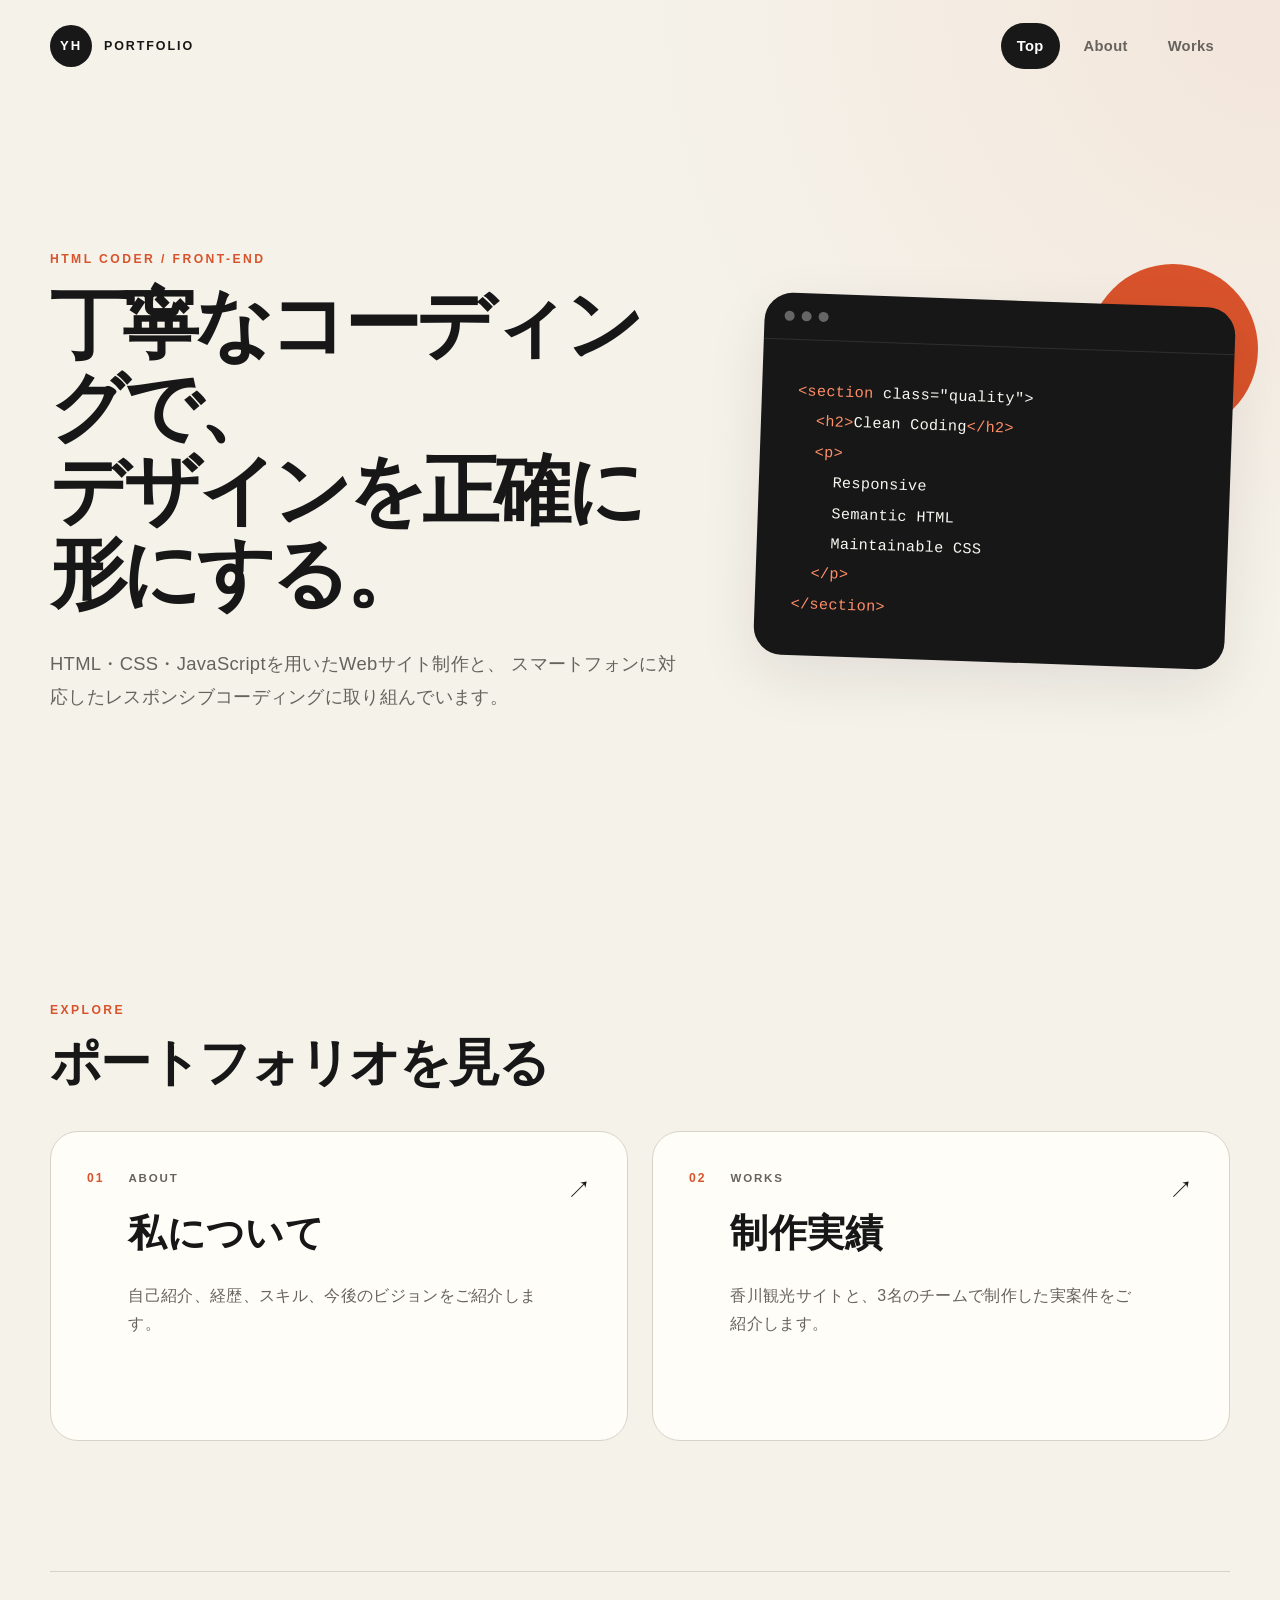
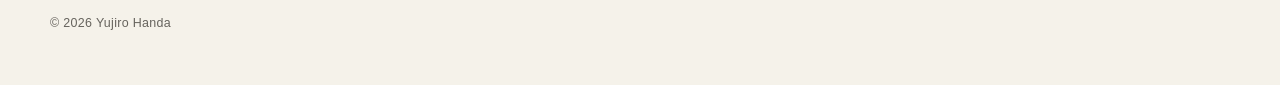
<file: index.html>
<!DOCTYPE html>
<html lang="ja">
<head>
  <meta charset="UTF-8">
  <meta name="viewport" content="width=device-width, initial-scale=1.0">
  <meta name="description" content="半田侑二朗のHTMLコーダーポートフォリオ。プロフィールと制作実績をご紹介します。">
  <title>YUJiro HANDA | Portfolio</title>
  <link rel="stylesheet" href="css/style.css">
  <script src="js/main.js" defer></script>
</head>
<body class="page-home">
  <header class="site-header">
    <a class="logo" href="index.html" aria-label="トップページへ">
      <span class="logo-mark">YH</span>
      <span class="logo-text">PORTFOLIO</span>
    </a>

    <button class="menu-button" type="button" aria-expanded="false" aria-controls="global-nav">
      <span></span><span></span><span></span>
      <span class="sr-only">メニューを開く</span>
    </button>

    <nav id="global-nav" class="global-nav" aria-label="メインナビゲーション">
      <a class="is-active" href="index.html">Top</a>
      <a href="about.html">About</a>
      <a href="works.html">Works</a>
    </nav>
  </header>

  <main>
    <section class="hero">
      <div class="hero-copy reveal">
        <p class="eyebrow">HTML CODER / FRONT-END</p>
        <h1>
          丁寧なコーディングで、<br>
          デザインを正確に形にする。
        </h1>
        <p class="hero-lead">
          HTML・CSS・JavaScriptを用いたWebサイト制作と、
          スマートフォンに対応したレスポンシブコーディングに取り組んでいます。
        </p>
      </div>

      <div class="hero-visual reveal" aria-hidden="true">
        <div class="code-window">
          <div class="window-bar">
            <span></span><span></span><span></span>
          </div>
          <pre><code><span>&lt;section</span> class="quality"&gt;
  <span>&lt;h2&gt;</span>Clean Coding<span>&lt;/h2&gt;</span>
  <span>&lt;p&gt;</span>
    Responsive
    Semantic HTML
    Maintainable CSS
  <span>&lt;/p&gt;</span>
<span>&lt;/section&gt;</span></code></pre>
        </div>
      </div>
    </section>

    <section class="gateway-section" aria-labelledby="gateway-title">
      <div class="section-heading reveal">
        <p class="eyebrow">EXPLORE</p>
        <h2 id="gateway-title">ポートフォリオを見る</h2>
      </div>

      <div class="gateway-grid">
        <a class="gateway-card reveal" href="about.html">
          <span class="gateway-number">01</span>
          <div>
            <p class="gateway-label">ABOUT</p>
            <h3>私について</h3>
            <p>自己紹介、経歴、スキル、今後のビジョンをご紹介します。</p>
          </div>
          <span class="arrow" aria-hidden="true">↗</span>
        </a>

        <a class="gateway-card reveal" href="works.html">
          <span class="gateway-number">02</span>
          <div>
            <p class="gateway-label">WORKS</p>
            <h3>制作実績</h3>
            <p>香川観光サイトと、3名のチームで制作した実案件をご紹介します。</p>
          </div>
          <span class="arrow" aria-hidden="true">↗</span>
        </a>
      </div>
    </section>
  </main>

  <footer class="site-footer">
    <p>© <span data-current-year></span> Yujiro Handa</p>
  </footer>
</body>
</html>
</file>
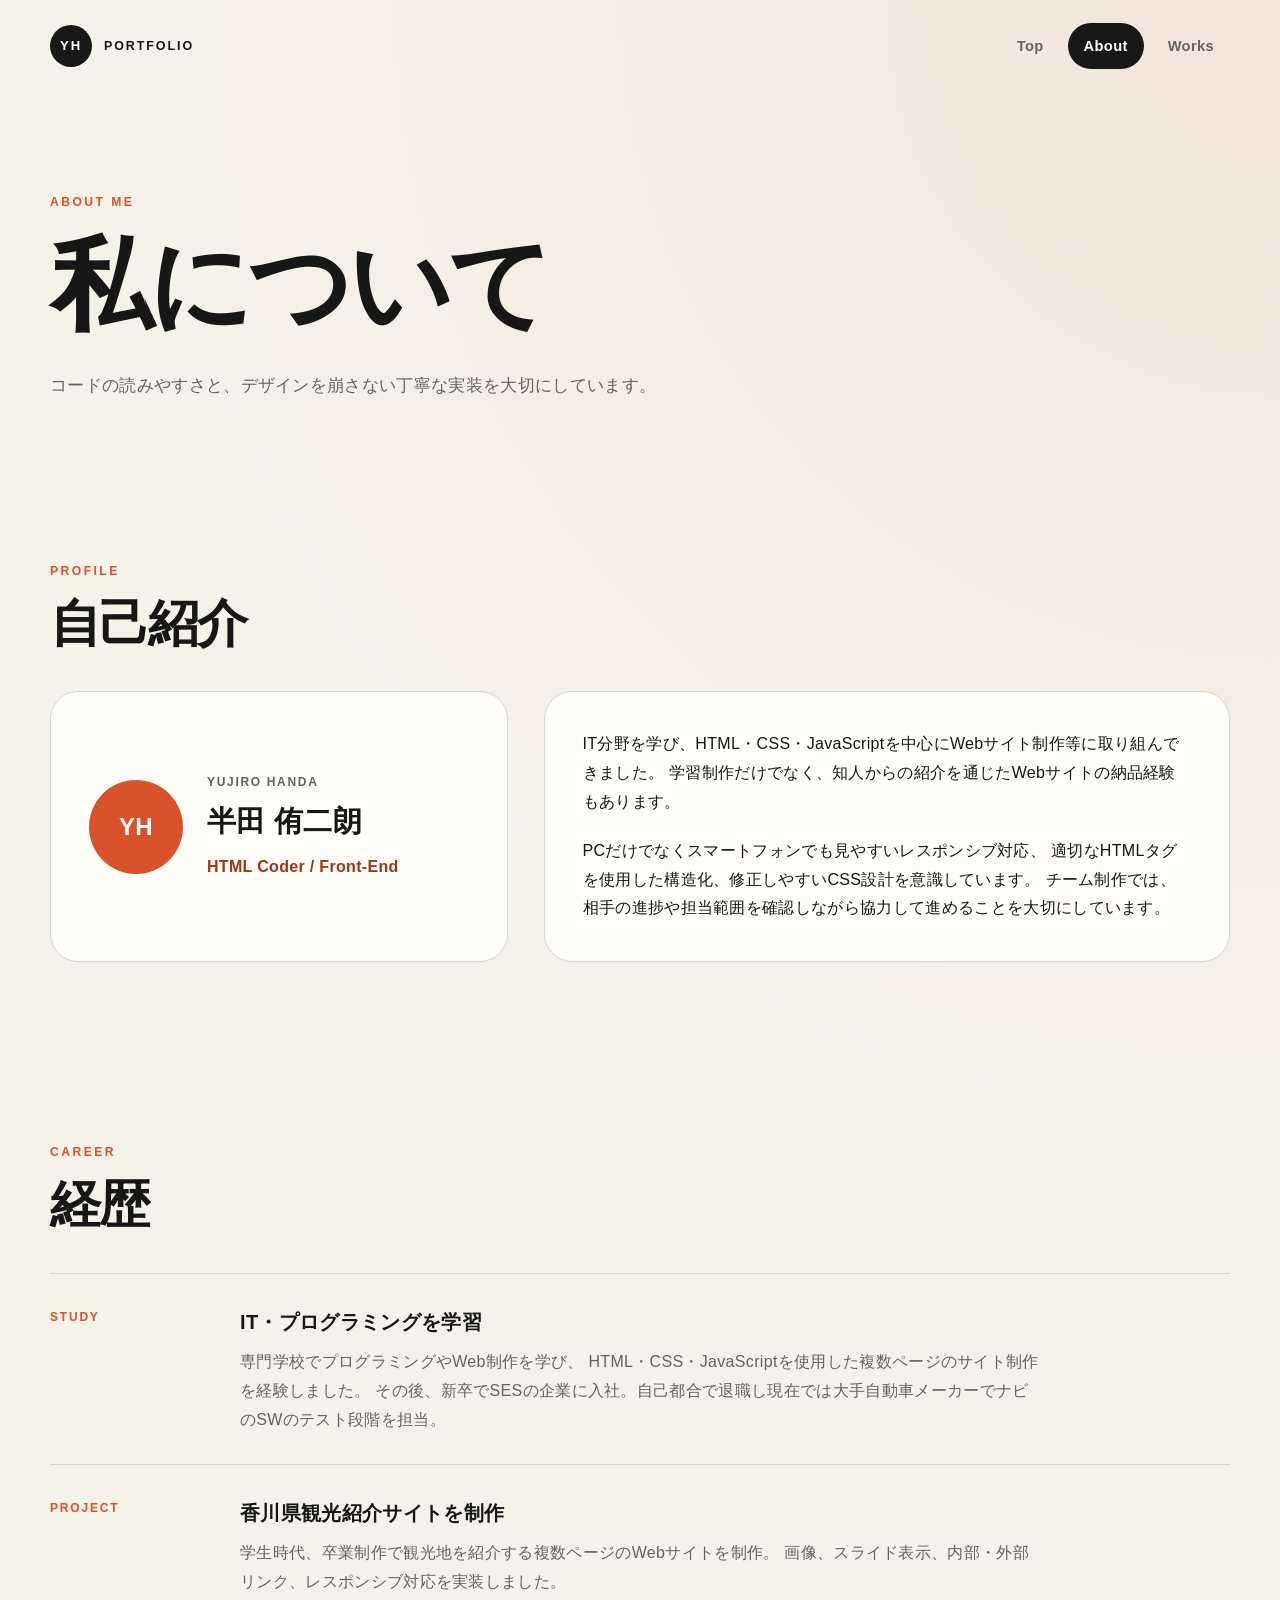
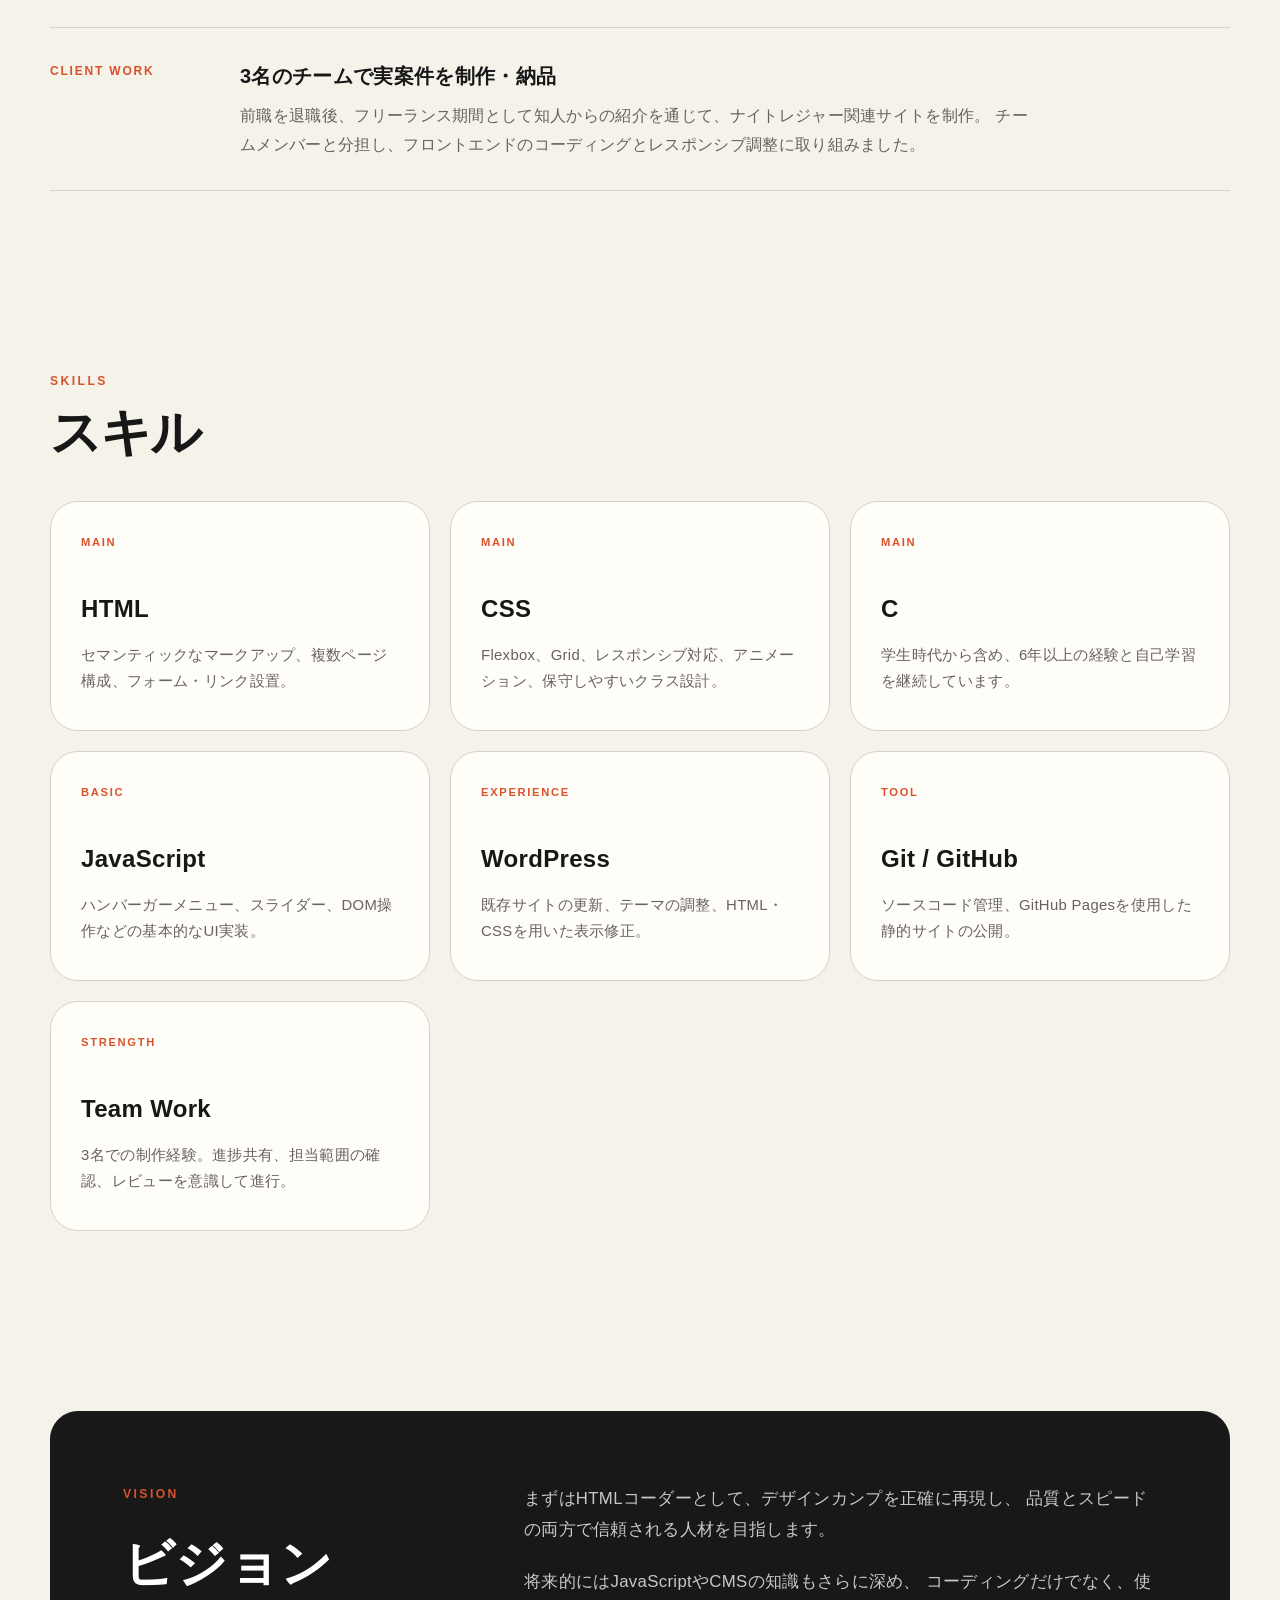
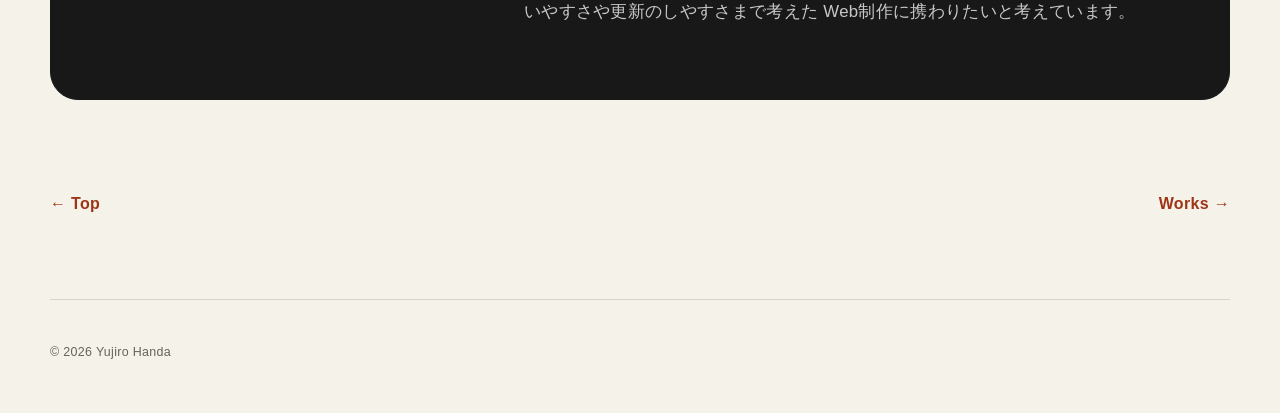
<file: about.html>
<!DOCTYPE html>
<html lang="ja">
<head>
  <meta charset="UTF-8">
  <meta name="viewport" content="width=device-width, initial-scale=1.0">
  <meta name="description" content="半田侑二朗の自己紹介、経歴、スキル、ビジョン。">
  <title>About | YUJiro HANDA Portfolio</title>
  <link rel="stylesheet" href="css/style.css">
  <script src="js/main.js" defer></script>
</head>
<body>
  <header class="site-header">
    <a class="logo" href="index.html" aria-label="トップページへ">
      <span class="logo-mark">YH</span>
      <span class="logo-text">PORTFOLIO</span>
    </a>

    <button class="menu-button" type="button" aria-expanded="false" aria-controls="global-nav">
      <span></span><span></span><span></span>
      <span class="sr-only">メニューを開く</span>
    </button>

    <nav id="global-nav" class="global-nav" aria-label="メインナビゲーション">
      <a href="index.html">Top</a>
      <a class="is-active" href="about.html">About</a>
      <a href="works.html">Works</a>
    </nav>
  </header>

  <main>
    <section class="page-title">
      <p class="eyebrow reveal">ABOUT ME</p>
      <h1 class="reveal">私について</h1>
      <p class="page-intro reveal">
        コードの読みやすさと、デザインを崩さない丁寧な実装を大切にしています。
      </p>
    </section>

    <section class="about-section content-section">
      <div class="section-heading reveal">
        <p class="eyebrow">PROFILE</p>
        <h2>自己紹介</h2>
      </div>

      <div class="profile-grid">
        <div class="profile-card reveal">
          <div class="profile-initial" aria-hidden="true">YH</div>
          <div>
            <p class="profile-name-en">YUJIRO HANDA</p>
            <h3>半田 侑二朗</h3>
            <p class="profile-role">HTML Coder / Front-End</p>
          </div>
        </div>

        <div class="profile-text reveal">
          <p>
            IT分野を学び、HTML・CSS・JavaScriptを中心にWebサイト制作等に取り組んできました。
            学習制作だけでなく、知人からの紹介を通じたWebサイトの納品経験もあります。
          </p>
          <p>
            PCだけでなくスマートフォンでも見やすいレスポンシブ対応、
            適切なHTMLタグを使用した構造化、修正しやすいCSS設計を意識しています。
            チーム制作では、相手の進捗や担当範囲を確認しながら協力して進めることを大切にしています。
          </p>
        </div>
      </div>
    </section>

    <section class="career-section content-section">
      <div class="section-heading reveal">
        <p class="eyebrow">CAREER</p>
        <h2>経歴</h2>
      </div>

      <ol class="timeline">
        <li class="timeline-item reveal">
          <p class="timeline-label">STUDY</p>
          <div>
            <h3>IT・プログラミングを学習</h3>
            <p>
              専門学校でプログラミングやWeb制作を学び、
              HTML・CSS・JavaScriptを使用した複数ページのサイト制作を経験しました。
              その後、新卒でSESの企業に入社。自己都合で退職し現在では大手自動車メーカーでナビのSWのテスト段階を担当。
            </p>
          </div>
        </li>
        <li class="timeline-item reveal">
          <p class="timeline-label">PROJECT</p>
          <div>
            <h3>香川県観光紹介サイトを制作</h3>
            <p>
              学生時代、卒業制作で観光地を紹介する複数ページのWebサイトを制作。
              画像、スライド表示、内部・外部リンク、レスポンシブ対応を実装しました。
            </p>
          </div>
        </li>
        <li class="timeline-item reveal">
          <p class="timeline-label">CLIENT WORK</p>
          <div>
            <h3>3名のチームで実案件を制作・納品</h3>
            <p>
              前職を退職後、フリーランス期間として知人からの紹介を通じて、ナイトレジャー関連サイトを制作。
              チームメンバーと分担し、フロントエンドのコーディングとレスポンシブ調整に取り組みました。
            </p>
          </div>
        </li>
      </ol>
    </section>

    <section class="skills-section content-section">
      <div class="section-heading reveal">
        <p class="eyebrow">SKILLS</p>
        <h2>スキル</h2>
      </div>

      <div class="skills-grid">
        <article class="skill-card reveal">
          <p class="skill-level">MAIN</p>
          <h3>HTML</h3>
          <p>セマンティックなマークアップ、複数ページ構成、フォーム・リンク設置。</p>
        </article>
        <article class="skill-card reveal">
          <p class="skill-level">MAIN</p>
          <h3>CSS</h3>
          <p>Flexbox、Grid、レスポンシブ対応、アニメーション、保守しやすいクラス設計。</p>
        </article>
        <article class="skill-card reveal">
          <p class="skill-level">MAIN</p>
          <h3>C</h3>
          <p>学生時代から含め、6年以上の経験と自己学習を継続しています。</p>
        </article>
        <article class="skill-card reveal">
          <p class="skill-level">BASIC</p>
          <h3>JavaScript</h3>
          <p>ハンバーガーメニュー、スライダー、DOM操作などの基本的なUI実装。</p>
        </article>
        <article class="skill-card reveal">
          <p class="skill-level">EXPERIENCE</p>
          <h3>WordPress</h3>
          <p>既存サイトの更新、テーマの調整、HTML・CSSを用いた表示修正。</p>
        </article>
        <article class="skill-card reveal">
          <p class="skill-level">TOOL</p>
          <h3>Git / GitHub</h3>
          <p>ソースコード管理、GitHub Pagesを使用した静的サイトの公開。</p>
        </article>
        <article class="skill-card reveal">
          <p class="skill-level">STRENGTH</p>
          <h3>Team Work</h3>
          <p>3名での制作経験。進捗共有、担当範囲の確認、レビューを意識して進行。</p>
        </article>
      </div>
    </section>

    <section class="vision-section content-section">
      <div class="vision-card reveal">
        <div>
          <p class="eyebrow">VISION</p>
          <h2>ビジョン</h2>
        </div>
        <div class="vision-text">
          <p>
            まずはHTMLコーダーとして、デザインカンプを正確に再現し、
            品質とスピードの両方で信頼される人材を目指します。
          </p>
          <p>
            将来的にはJavaScriptやCMSの知識もさらに深め、
            コーディングだけでなく、使いやすさや更新のしやすさまで考えた
            Web制作に携わりたいと考えています。
          </p>
        </div>
      </div>
    </section>

    <nav class="page-navigation" aria-label="ページ移動">
      <a href="index.html">← Top</a>
      <a href="works.html">Works →</a>
    </nav>
  </main>

  <footer class="site-footer">
    <p>© <span data-current-year></span> Yujiro Handa</p>
  </footer>
</body>
</html>
</file>
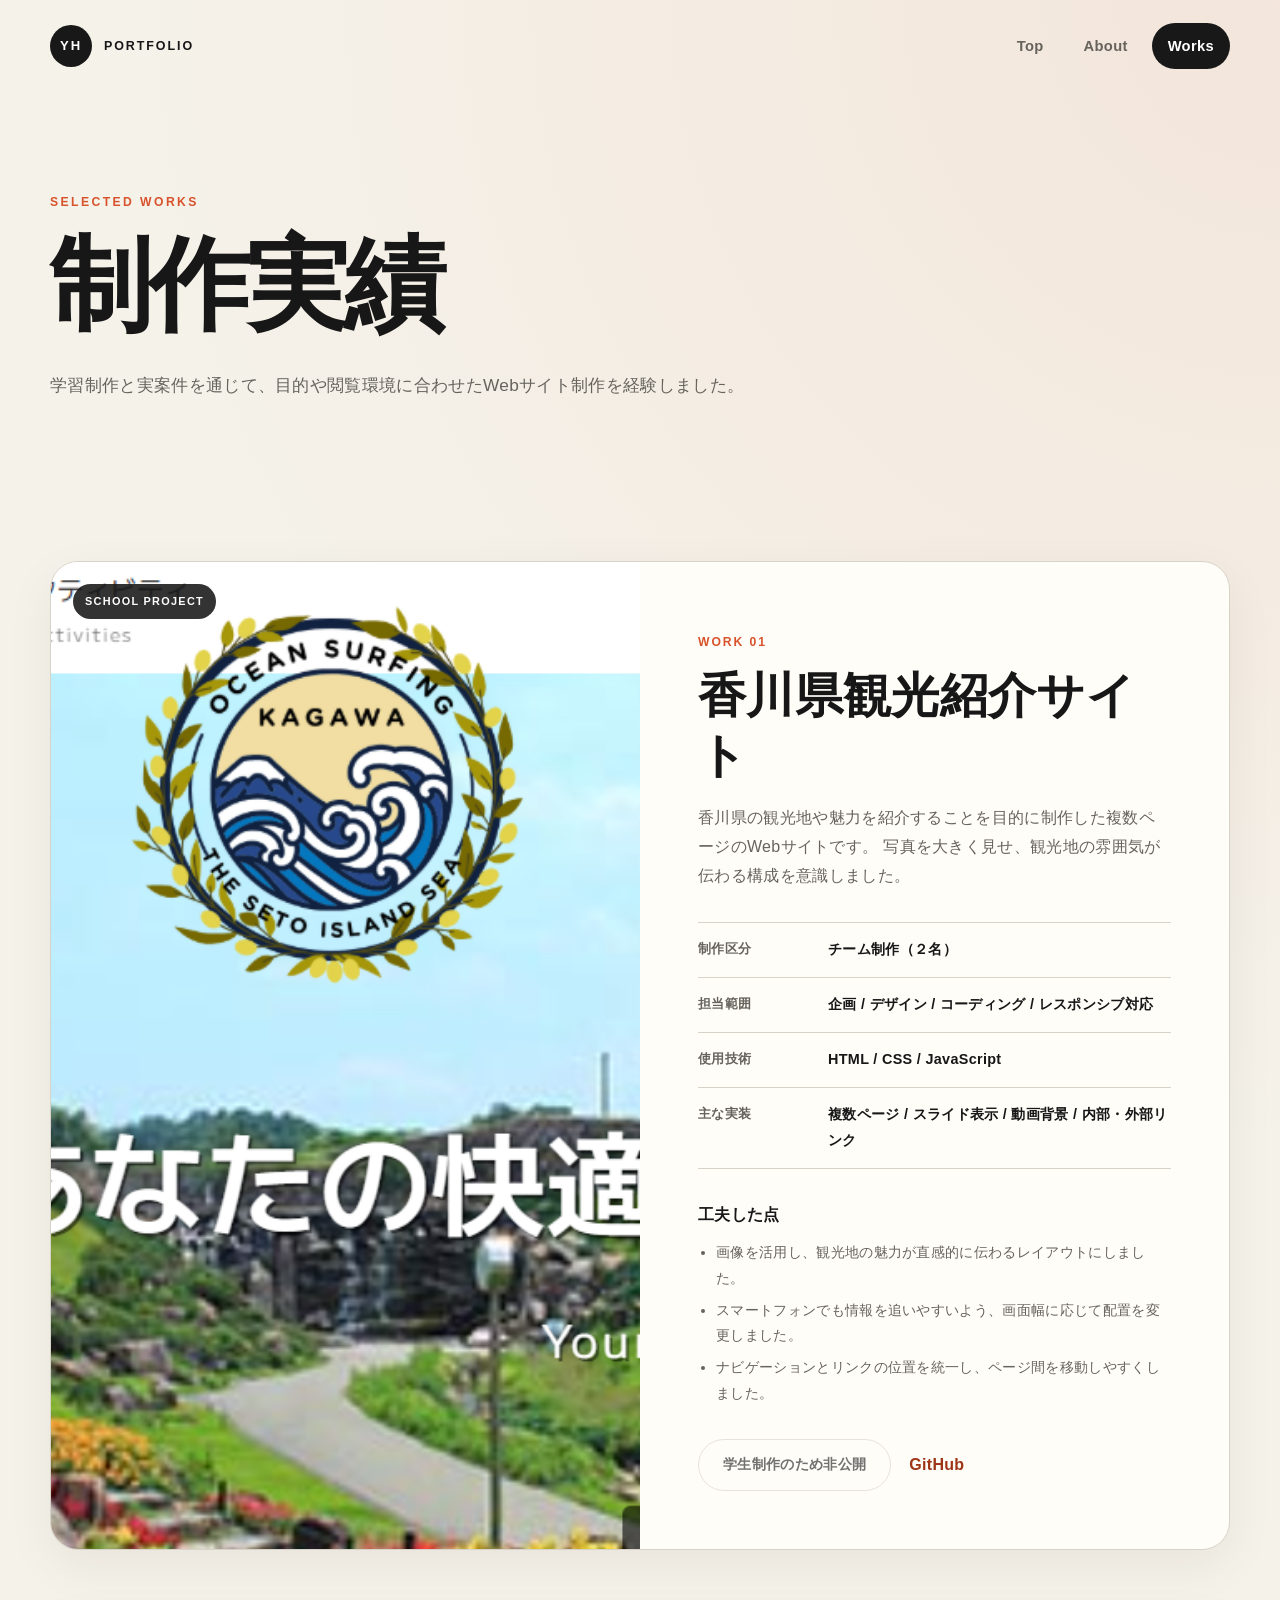
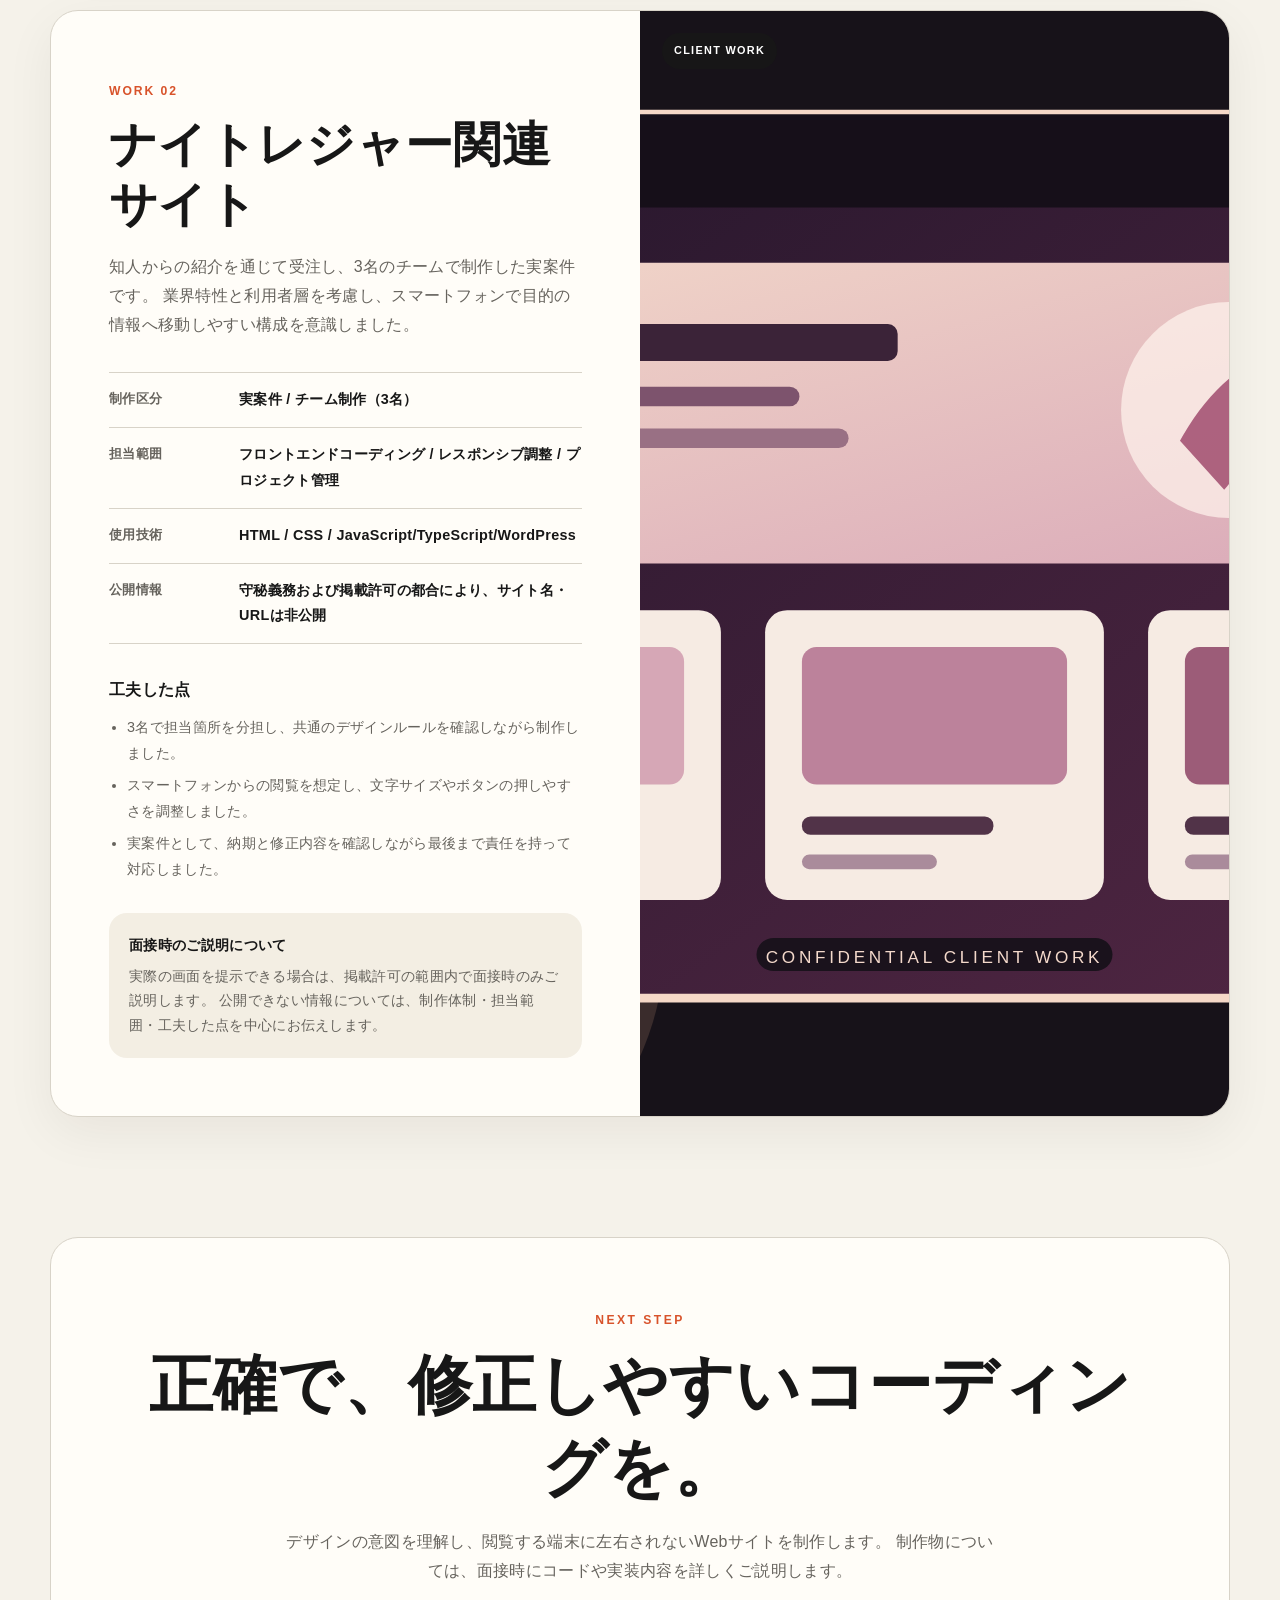
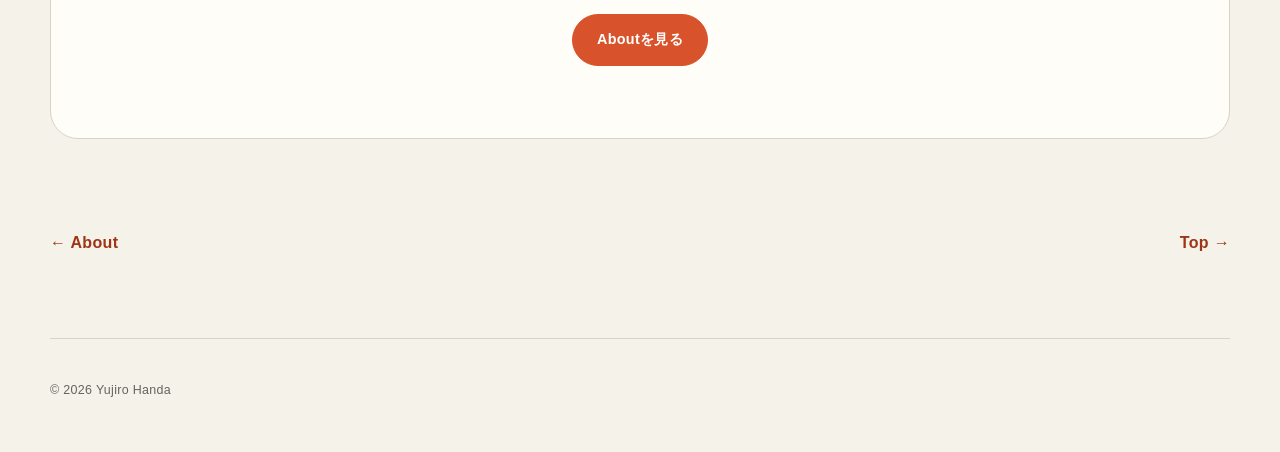
<file: works.html>
<!DOCTYPE html>
<html lang="ja">
<head>
  <meta charset="UTF-8">
  <meta name="viewport" content="width=device-width, initial-scale=1.0">
  <meta name="description" content="香川観光サイトと実案件の制作実績。">
  <title>Works | YUJiro HANDA Portfolio</title>
  <link rel="stylesheet" href="css/style.css">
  <script src="js/main.js" defer></script>
</head>
<body>
  <header class="site-header">
    <a class="logo" href="index.html" aria-label="トップページへ">
      <span class="logo-mark">YH</span>
      <span class="logo-text">PORTFOLIO</span>
    </a>

    <button class="menu-button" type="button" aria-expanded="false" aria-controls="global-nav">
      <span></span><span></span><span></span>
      <span class="sr-only">メニューを開く</span>
    </button>

    <nav id="global-nav" class="global-nav" aria-label="メインナビゲーション">
      <a href="index.html">Top</a>
      <a href="about.html">About</a>
      <a class="is-active" href="works.html">Works</a>
    </nav>
  </header>

  <main>
    <section class="page-title">
      <p class="eyebrow reveal">SELECTED WORKS</p>
      <h1 class="reveal">制作実績</h1>
      <p class="page-intro reveal">
        学習制作と実案件を通じて、目的や閲覧環境に合わせたWebサイト制作を経験しました。
      </p>
    </section>

    <section class="works-section content-section">
      <article class="work-card reveal">
        <div class="work-image">
          <img src="images/kagawa-preview.png" alt="香川県観光紹介サイトのイメージ">
          <span class="work-badge">SCHOOL PROJECT</span>
        </div>
        <div class="work-content">
          <p class="work-number">WORK 01</p>
          <h2>香川県観光紹介サイト</h2>
          <p class="work-summary">
            香川県の観光地や魅力を紹介することを目的に制作した複数ページのWebサイトです。
            写真を大きく見せ、観光地の雰囲気が伝わる構成を意識しました。
          </p>

          <dl class="work-details">
            <div>
              <dt>制作区分</dt>
              <dd>チーム制作（２名）</dd>
            </div>
            <div>
              <dt>担当範囲</dt>
              <dd>企画 / デザイン / コーディング / レスポンシブ対応</dd>
            </div>
            <div>
              <dt>使用技術</dt>
              <dd>HTML / CSS / JavaScript</dd>
            </div>
            <div>
              <dt>主な実装</dt>
              <dd>複数ページ / スライド表示 / 動画背景 / 内部・外部リンク</dd>
            </div>
          </dl>

          <div class="work-points">
            <h3>工夫した点</h3>
            <ul>
              <li>画像を活用し、観光地の魅力が直感的に伝わるレイアウトにしました。</li>
              <li>スマートフォンでも情報を追いやすいよう、画面幅に応じて配置を変更しました。</li>
              <li>ナビゲーションとリンクの位置を統一し、ページ間を移動しやすくしました。</li>
            </ul>
          </div>

          <div class="work-links">
            <!-- 公開URLがある場合は、href="#" を実際のURLへ変更してください -->
            <a class="button button-secondary" href="#" aria-disabled="true">学生制作のため非公開</a>
            <a class="text-link" href="https://github.com/youH-322/you-322.github.io" target="_blank" rel="noopener noreferrer">GitHub</a>
          </div>
        </div>
      </article>

      <article class="work-card work-card-reverse reveal">
        <div class="work-image">
          <img src="images/client-preview.svg" alt="ナイトレジャー関連サイトのイメージ">
          <span class="work-badge">CLIENT WORK</span>
        </div>
        <div class="work-content">
          <p class="work-number">WORK 02</p>
          <h2>ナイトレジャー関連サイト</h2>
          <p class="work-summary">
            知人からの紹介を通じて受注し、3名のチームで制作した実案件です。
            業界特性と利用者層を考慮し、スマートフォンで目的の情報へ移動しやすい構成を意識しました。
          </p>

          <dl class="work-details">
            <div>
              <dt>制作区分</dt>
              <dd>実案件 / チーム制作（3名）</dd>
            </div>
            <div>
              <dt>担当範囲</dt>
              <dd>フロントエンドコーディング / レスポンシブ調整 / プロジェクト管理</dd>
            </div>
            <div>
              <dt>使用技術</dt>
              <dd>HTML / CSS / JavaScript/TypeScript/WordPress</dd>
            </div>
            <div>
              <dt>公開情報</dt>
              <dd>守秘義務および掲載許可の都合により、サイト名・URLは非公開</dd>
            </div>
          </dl>

          <div class="work-points">
            <h3>工夫した点</h3>
            <ul>
              <li>3名で担当箇所を分担し、共通のデザインルールを確認しながら制作しました。</li>
              <li>スマートフォンからの閲覧を想定し、文字サイズやボタンの押しやすさを調整しました。</li>
              <li>実案件として、納期と修正内容を確認しながら最後まで責任を持って対応しました。</li>
            </ul>
          </div>

          <div class="confidential-note">
            <strong>面接時のご説明について</strong>
            <p>
              実際の画面を提示できる場合は、掲載許可の範囲内で面接時のみご説明します。
              公開できない情報については、制作体制・担当範囲・工夫した点を中心にお伝えします。
            </p>
          </div>
        </div>
      </article>
    </section>

    <section class="closing-section content-section reveal">
      <p class="eyebrow">NEXT STEP</p>
      <h2>正確で、修正しやすいコーディングを。</h2>
      <p>
        デザインの意図を理解し、閲覧する端末に左右されないWebサイトを制作します。
        制作物については、面接時にコードや実装内容を詳しくご説明します。
      </p>
      <a class="button" href="about.html">Aboutを見る</a>
    </section>

    <nav class="page-navigation" aria-label="ページ移動">
      <a href="about.html">← About</a>
      <a href="index.html">Top →</a>
    </nav>
  </main>

  <footer class="site-footer">
    <p>© <span data-current-year></span> Yujiro Handa</p>
  </footer>
</body>
</html>
</file>
<file: css/style.css>
@charset "UTF-8";

:root {
  --bg: #f5f2ea;
  --surface: #fffdf8;
  --text: #171717;
  --muted: #66635d;
  --line: #d8d3c8;
  --accent: #d8532b;
  --accent-dark: #9e3516;
  --dark: #181818;
  --radius-lg: 28px;
  --radius-md: 18px;
  --shadow: 0 20px 60px rgba(28, 24, 18, 0.09);
  --max-width: 1180px;
}

* {
  box-sizing: border-box;
}

html {
  scroll-behavior: smooth;
}

body {
  margin: 0;
  background:
    radial-gradient(circle at top right, rgba(216, 83, 43, 0.08), transparent 30%),
    var(--bg);
  color: var(--text);
  font-family:
    "Hiragino Kaku Gothic ProN",
    "Yu Gothic",
    "Meiryo",
    sans-serif;
  line-height: 1.8;
  letter-spacing: 0.02em;
}

body.menu-open {
  overflow: hidden;
}

img {
  display: block;
  width: 100%;
  height: auto;
}

a {
  color: inherit;
  text-decoration: none;
}

button,
a {
  -webkit-tap-highlight-color: transparent;
}

.sr-only {
  position: absolute;
  width: 1px;
  height: 1px;
  padding: 0;
  margin: -1px;
  overflow: hidden;
  clip: rect(0, 0, 0, 0);
  white-space: nowrap;
  border: 0;
}

/* Header */
.site-header {
  width: min(calc(100% - 40px), var(--max-width));
  min-height: 92px;
  margin: 0 auto;
  display: flex;
  align-items: center;
  justify-content: space-between;
  position: relative;
  z-index: 100;
}

.logo {
  display: inline-flex;
  align-items: center;
  gap: 12px;
  font-weight: 800;
  letter-spacing: 0.12em;
}

.logo-mark {
  width: 42px;
  height: 42px;
  display: grid;
  place-items: center;
  color: #fff;
  background: var(--dark);
  border-radius: 50%;
  font-size: 0.82rem;
}

.logo-text {
  font-size: 0.78rem;
}

.global-nav {
  display: flex;
  align-items: center;
  gap: 8px;
}

.global-nav a {
  padding: 10px 16px;
  color: var(--muted);
  border-radius: 999px;
  font-size: 0.92rem;
  font-weight: 700;
  transition: 0.25s ease;
}

.global-nav a:hover,
.global-nav a:focus-visible,
.global-nav a.is-active {
  color: #fff;
  background: var(--dark);
}

.menu-button {
  display: none;
  width: 46px;
  height: 46px;
  padding: 12px;
  background: var(--dark);
  border: 0;
  border-radius: 50%;
  cursor: pointer;
}

.menu-button > span:not(.sr-only) {
  display: block;
  width: 100%;
  height: 2px;
  margin: 4px 0;
  background: #fff;
  transition: 0.25s ease;
}

/* Common */
main {
  overflow: hidden;
}

.eyebrow {
  margin: 0 0 12px;
  color: var(--accent);
  font-size: 0.76rem;
  font-weight: 800;
  letter-spacing: 0.2em;
}

.section-heading {
  margin-bottom: 38px;
}

.section-heading h2,
.page-title h1 {
  margin: 0;
  line-height: 1.15;
  letter-spacing: -0.04em;
}

.section-heading h2 {
  font-size: clamp(2rem, 4vw, 3.4rem);
}

.content-section,
.gateway-section,
.page-title,
.page-navigation {
  width: min(calc(100% - 40px), var(--max-width));
  margin-inline: auto;
}

.content-section {
  padding: 90px 0;
}

.button {
  display: inline-flex;
  min-height: 52px;
  align-items: center;
  justify-content: center;
  padding: 12px 24px;
  color: #fff;
  background: var(--accent);
  border: 1px solid var(--accent);
  border-radius: 999px;
  font-size: 0.9rem;
  font-weight: 800;
  transition: transform 0.25s ease, background 0.25s ease;
}

.button:hover,
.button:focus-visible {
  background: var(--accent-dark);
  transform: translateY(-2px);
}

.button-secondary {
  color: var(--text);
  background: transparent;
  border-color: var(--line);
}

.button-secondary:hover,
.button-secondary:focus-visible {
  color: #fff;
  background: var(--dark);
  border-color: var(--dark);
}

[aria-disabled="true"] {
  pointer-events: none;
  opacity: 0.6;
}

.text-link {
  color: var(--accent-dark);
  font-weight: 800;
}

.reveal {
  opacity: 0;
  transform: translateY(24px);
  transition: opacity 0.7s ease, transform 0.7s ease;
}

.reveal.is-visible {
  opacity: 1;
  transform: translateY(0);
}

/* Top */
.hero {
  width: min(calc(100% - 40px), var(--max-width));
  min-height: calc(100vh - 92px);
  margin: 0 auto;
  padding: 80px 0 110px;
  display: grid;
  grid-template-columns: 1.15fr 0.85fr;
  gap: 72px;
  align-items: center;
}

.hero h1 {
  max-width: 780px;
  margin: 0;
  font-size: clamp(2.7rem, 6vw, 5.8rem);
  line-height: 1.08;
  letter-spacing: -0.06em;
}

.hero-lead {
  max-width: 680px;
  margin: 32px 0 0;
  color: var(--muted);
  font-size: clamp(1rem, 1.8vw, 1.15rem);
}

.hero-visual {
  position: relative;
}

.hero-visual::before {
  content: "";
  position: absolute;
  inset: -36px -28px auto auto;
  width: 170px;
  aspect-ratio: 1;
  background: var(--accent);
  border-radius: 50%;
  z-index: -1;
}

.code-window {
  overflow: hidden;
  color: #f8f8f2;
  background: #171717;
  border-radius: var(--radius-lg);
  box-shadow: var(--shadow);
  transform: rotate(2deg);
}

.window-bar {
  display: flex;
  gap: 7px;
  padding: 18px 20px;
  border-bottom: 1px solid rgba(255, 255, 255, 0.1);
}

.window-bar span {
  width: 10px;
  height: 10px;
  background: rgba(255, 255, 255, 0.34);
  border-radius: 50%;
}

.code-window pre {
  margin: 0;
  padding: 36px;
  overflow: auto;
  font-family: "SFMono-Regular", Consolas, monospace;
  font-size: clamp(0.8rem, 1.4vw, 0.95rem);
  line-height: 2;
}

.code-window code span {
  color: #ff8f68;
}

.gateway-section {
  padding: 100px 0 130px;
}

.gateway-grid {
  display: grid;
  grid-template-columns: repeat(2, 1fr);
  gap: 24px;
}

.gateway-card {
  min-height: 310px;
  padding: 36px;
  display: grid;
  grid-template-columns: auto 1fr auto;
  gap: 24px;
  align-items: start;
  background: var(--surface);
  border: 1px solid var(--line);
  border-radius: var(--radius-lg);
  transition: transform 0.3s ease, box-shadow 0.3s ease, border-color 0.3s ease;
}

.gateway-card:hover,
.gateway-card:focus-visible {
  transform: translateY(-7px);
  border-color: var(--accent);
  box-shadow: var(--shadow);
}

.gateway-number,
.work-number {
  color: var(--accent);
  font-size: 0.76rem;
  font-weight: 800;
  letter-spacing: 0.16em;
}

.gateway-label {
  margin: 0 0 10px;
  color: var(--muted);
  font-size: 0.72rem;
  font-weight: 800;
  letter-spacing: 0.16em;
}

.gateway-card h3 {
  margin: 0 0 14px;
  font-size: clamp(1.5rem, 3vw, 2.4rem);
}

.gateway-card p:not(.gateway-label) {
  margin: 0;
  color: var(--muted);
}

.arrow {
  font-size: 1.5rem;
}

/* Lower pages */
.page-title {
  padding: 100px 0 70px;
}

.page-title h1 {
  font-size: clamp(3.2rem, 8vw, 7rem);
}

.page-intro {
  max-width: 700px;
  margin: 26px 0 0;
  color: var(--muted);
  font-size: 1.08rem;
}

.profile-grid {
  display: grid;
  grid-template-columns: 0.8fr 1.2fr;
  gap: 36px;
  align-items: stretch;
}

.profile-card,
.profile-text,
.skill-card,
.vision-card,
.work-card,
.closing-section {
  background: var(--surface);
  border: 1px solid var(--line);
  border-radius: var(--radius-lg);
}

.profile-card {
  padding: 38px;
  display: flex;
  gap: 24px;
  align-items: center;
}

.profile-initial {
  flex: 0 0 auto;
  width: 94px;
  aspect-ratio: 1;
  display: grid;
  place-items: center;
  color: #fff;
  background: var(--accent);
  border-radius: 50%;
  font-size: 1.5rem;
  font-weight: 800;
}

.profile-name-en {
  margin: 0 0 2px;
  color: var(--muted);
  font-size: 0.75rem;
  font-weight: 800;
  letter-spacing: 0.14em;
}

.profile-card h3 {
  margin: 0;
  font-size: 1.8rem;
}

.profile-role {
  margin: 5px 0 0;
  color: var(--accent-dark);
  font-weight: 700;
}

.profile-text {
  padding: 38px;
}

.profile-text p {
  margin: 0;
}

.profile-text p + p {
  margin-top: 20px;
}

.timeline {
  margin: 0;
  padding: 0;
  list-style: none;
  border-top: 1px solid var(--line);
}

.timeline-item {
  padding: 30px 0;
  display: grid;
  grid-template-columns: 160px 1fr;
  gap: 30px;
  border-bottom: 1px solid var(--line);
}

.timeline-label {
  margin: 3px 0 0;
  color: var(--accent);
  font-size: 0.75rem;
  font-weight: 800;
  letter-spacing: 0.15em;
}

.timeline-item h3 {
  margin: 0 0 8px;
  font-size: 1.25rem;
}

.timeline-item p:last-child {
  max-width: 800px;
  margin: 0;
  color: var(--muted);
}

.skills-grid {
  display: grid;
  grid-template-columns: repeat(3, 1fr);
  gap: 20px;
}

.skill-card {
  min-height: 230px;
  padding: 30px;
}

.skill-level {
  margin: 0 0 34px;
  color: var(--accent);
  font-size: 0.7rem;
  font-weight: 800;
  letter-spacing: 0.15em;
}

.skill-card h3 {
  margin: 0 0 12px;
  font-size: 1.5rem;
}

.skill-card p:last-child {
  margin: 0;
  color: var(--muted);
  font-size: 0.93rem;
}

.vision-card {
  padding: clamp(34px, 6vw, 72px);
  display: grid;
  grid-template-columns: 0.7fr 1.3fr;
  gap: 60px;
  background: var(--dark);
  color: #fff;
  border-color: var(--dark);
}

.vision-card h2 {
  margin: 0;
  font-size: clamp(2rem, 4vw, 3.5rem);
}

.vision-text p {
  margin: 0;
  color: rgba(255, 255, 255, 0.76);
  font-size: 1.05rem;
}

.vision-text p + p {
  margin-top: 22px;
}

/* Works */
.works-section {
  display: grid;
  gap: 60px;
}

.work-card {
  overflow: hidden;
  display: grid;
  grid-template-columns: 1fr 1fr;
  box-shadow: 0 16px 50px rgba(28, 24, 18, 0.06);
}

.work-card-reverse .work-image {
  order: 2;
}

.work-image {
  min-height: 100%;
  position: relative;
  background: #e9e4d8;
}

.work-image img {
  height: 100%;
  object-fit: cover;
}

.work-badge {
  position: absolute;
  top: 22px;
  left: 22px;
  padding: 8px 12px;
  color: #fff;
  background: rgba(23, 23, 23, 0.88);
  border-radius: 999px;
  font-size: 0.68rem;
  font-weight: 800;
  letter-spacing: 0.12em;
}

.work-content {
  padding: clamp(30px, 5vw, 58px);
}

.work-content h2 {
  margin: 7px 0 18px;
  font-size: clamp(1.8rem, 4vw, 3rem);
  line-height: 1.25;
}

.work-summary {
  margin: 0;
  color: var(--muted);
}

.work-details {
  margin: 32px 0;
  border-top: 1px solid var(--line);
}

.work-details > div {
  padding: 14px 0;
  display: grid;
  grid-template-columns: 110px 1fr;
  gap: 20px;
  border-bottom: 1px solid var(--line);
}

.work-details dt {
  color: var(--muted);
  font-size: 0.82rem;
  font-weight: 700;
}

.work-details dd {
  margin: 0;
  font-size: 0.9rem;
  font-weight: 700;
}

.work-points h3 {
  margin: 0 0 10px;
  font-size: 1rem;
}

.work-points ul {
  margin: 0;
  padding-left: 1.25em;
  color: var(--muted);
  font-size: 0.9rem;
}

.work-points li + li {
  margin-top: 6px;
}

.work-links {
  margin-top: 32px;
  display: flex;
  flex-wrap: wrap;
  gap: 18px;
  align-items: center;
}

.confidential-note {
  margin-top: 30px;
  padding: 20px;
  background: #f3eee3;
  border-radius: var(--radius-md);
}

.confidential-note strong {
  display: block;
  margin-bottom: 6px;
  font-size: 0.9rem;
}

.confidential-note p {
  margin: 0;
  color: var(--muted);
  font-size: 0.85rem;
}

.closing-section {
  margin-top: 30px;
  margin-bottom: 90px;
  padding: clamp(34px, 6vw, 72px);
  text-align: center;
}

.closing-section h2 {
  margin: 0 0 18px;
  font-size: clamp(2rem, 5vw, 4rem);
  line-height: 1.3;
}

.closing-section > p:not(.eyebrow) {
  max-width: 720px;
  margin: 0 auto 28px;
  color: var(--muted);
}

/* Footer / Pager */
.page-navigation {
  padding: 0 0 80px;
  display: flex;
  justify-content: space-between;
  gap: 20px;
  font-weight: 800;
}

.page-navigation a {
  color: var(--accent-dark);
}

.site-footer {
  width: min(calc(100% - 40px), var(--max-width));
  margin: 0 auto;
  padding: 28px 0 38px;
  color: var(--muted);
  border-top: 1px solid var(--line);
  font-size: 0.78rem;
}

/* Responsive */
@media (max-width: 900px) {
  .hero {
    min-height: auto;
    grid-template-columns: 1fr;
    gap: 64px;
    padding-top: 70px;
  }

  .hero-visual {
    max-width: 620px;
  }

  .profile-grid,
  .vision-card,
  .work-card {
    grid-template-columns: 1fr;
  }

  .work-card-reverse .work-image {
    order: initial;
  }

  .work-image {
    min-height: 420px;
  }

  .skills-grid {
    grid-template-columns: repeat(2, 1fr);
  }
}

@media (max-width: 700px) {
  .site-header {
    min-height: 76px;
  }

  .logo-text {
    display: none;
  }

  .menu-button {
    display: block;
    position: relative;
    z-index: 102;
  }

  .menu-button.is-open > span:nth-child(1) {
    transform: translateY(6px) rotate(45deg);
  }

  .menu-button.is-open > span:nth-child(2) {
    opacity: 0;
  }

  .menu-button.is-open > span:nth-child(3) {
    transform: translateY(-6px) rotate(-45deg);
  }

  .global-nav {
    position: fixed;
    inset: 0;
    padding: 120px 28px 50px;
    display: flex;
    flex-direction: column;
    align-items: stretch;
    gap: 10px;
    background: var(--bg);
    opacity: 0;
    visibility: hidden;
    transform: translateY(-12px);
    transition: 0.25s ease;
  }

  .global-nav.is-open {
    opacity: 1;
    visibility: visible;
    transform: translateY(0);
  }

  .global-nav a {
    padding: 18px 20px;
    color: var(--text);
    background: var(--surface);
    border: 1px solid var(--line);
    border-radius: 16px;
    font-size: 1.15rem;
  }

  .hero {
    padding: 54px 0 86px;
  }

  .hero h1 {
    font-size: clamp(2.5rem, 13vw, 4.3rem);
  }

  .hero-visual::before {
    width: 110px;
  }

  .code-window pre {
    padding: 26px 22px;
  }

  .gateway-section,
  .content-section {
    padding: 70px 0;
  }

  .gateway-grid {
    grid-template-columns: 1fr;
  }

  .gateway-card {
    min-height: 260px;
    padding: 28px;
    grid-template-columns: 1fr auto;
  }

  .gateway-number {
    grid-column: 1 / -1;
  }

  .page-title {
    padding: 72px 0 30px;
  }

  .profile-card {
    align-items: flex-start;
    flex-direction: column;
  }

  .profile-initial {
    width: 76px;
  }

  .timeline-item {
    grid-template-columns: 1fr;
    gap: 8px;
  }

  .skills-grid {
    grid-template-columns: 1fr;
  }

  .vision-card {
    gap: 34px;
  }

  .work-image {
    min-height: 280px;
  }

  .work-details > div {
    grid-template-columns: 1fr;
    gap: 2px;
  }

  .work-links {
    align-items: stretch;
    flex-direction: column;
  }

  .button,
  .text-link {
    width: 100%;
    text-align: center;
  }
}

@media (prefers-reduced-motion: reduce) {
  html {
    scroll-behavior: auto;
  }

  *,
  *::before,
  *::after {
    animation-duration: 0.01ms !important;
    animation-iteration-count: 1 !important;
    transition-duration: 0.01ms !important;
  }

  .reveal {
    opacity: 1;
    transform: none;
  }
}
</file>
